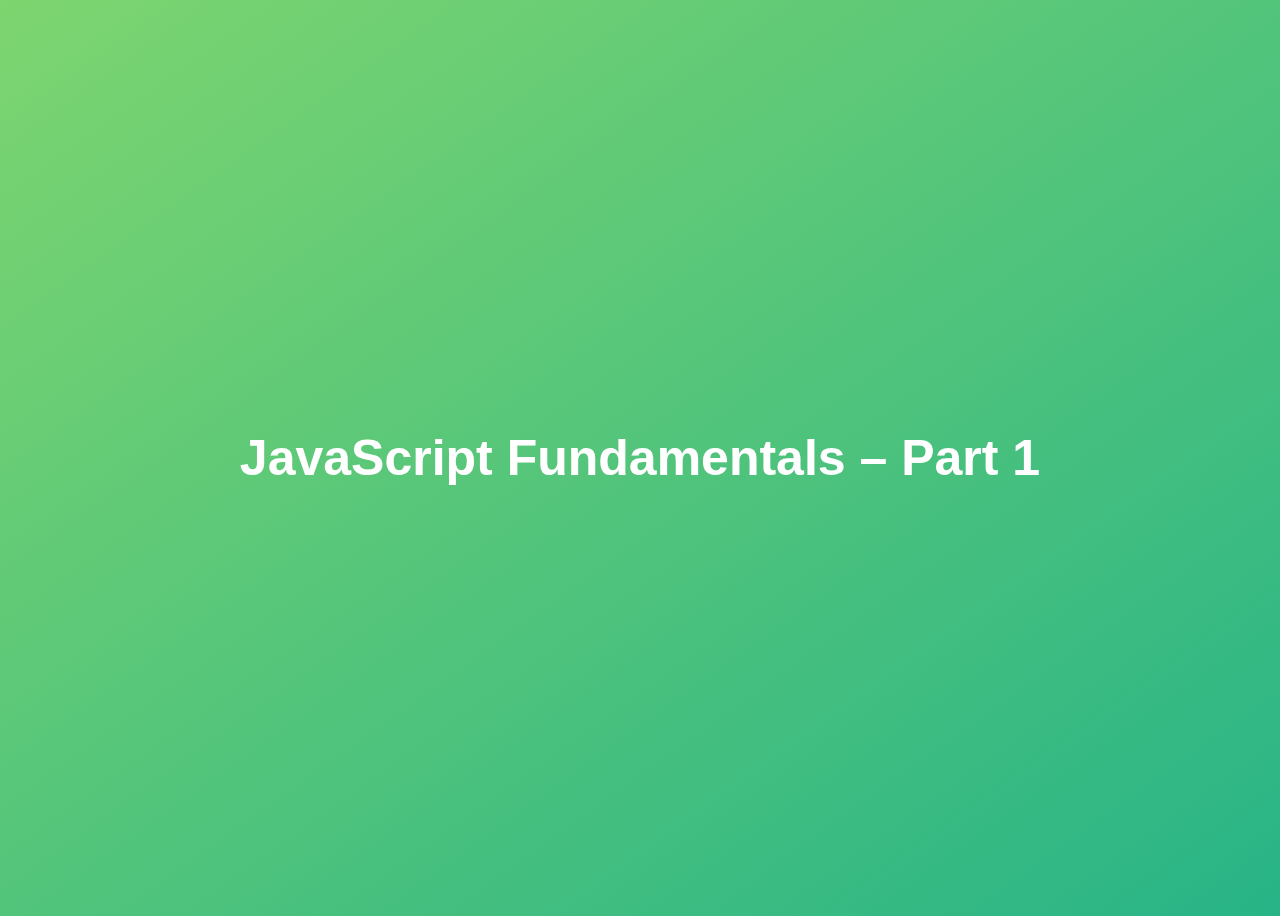
<file: 01-Fundamentals-Part-1/starter/index.html>
<!DOCTYPE html>
<html lang="en">

<head>
  <meta charset="UTF-8" />
  <meta name="viewport" content="width=device-width, initial-scale=1.0" />
  <meta http-equiv="X-UA-Compatible" content="ie=edge" />
  <title>JavaScript Fundamentals – Part 1</title>
  <style>
    body {
      height: 100vh;
      display: flex;
      align-items: center;
      background: linear-gradient(to top left, #28b487, #7dd56f);
    }

    h1 {
      font-family: sans-serif;
      font-size: 50px;
      line-height: 1.3;
      width: 100%;
      padding: 30px;
      text-align: center;
      color: white;
    }
  </style>

</head>

<body>
  <h1>JavaScript Fundamentals – Part 1</h1>

  <script src="script.js"></script>
  </script>
  <script src="assignments.js"></script>
  </script>

</body>

</html>
</file>
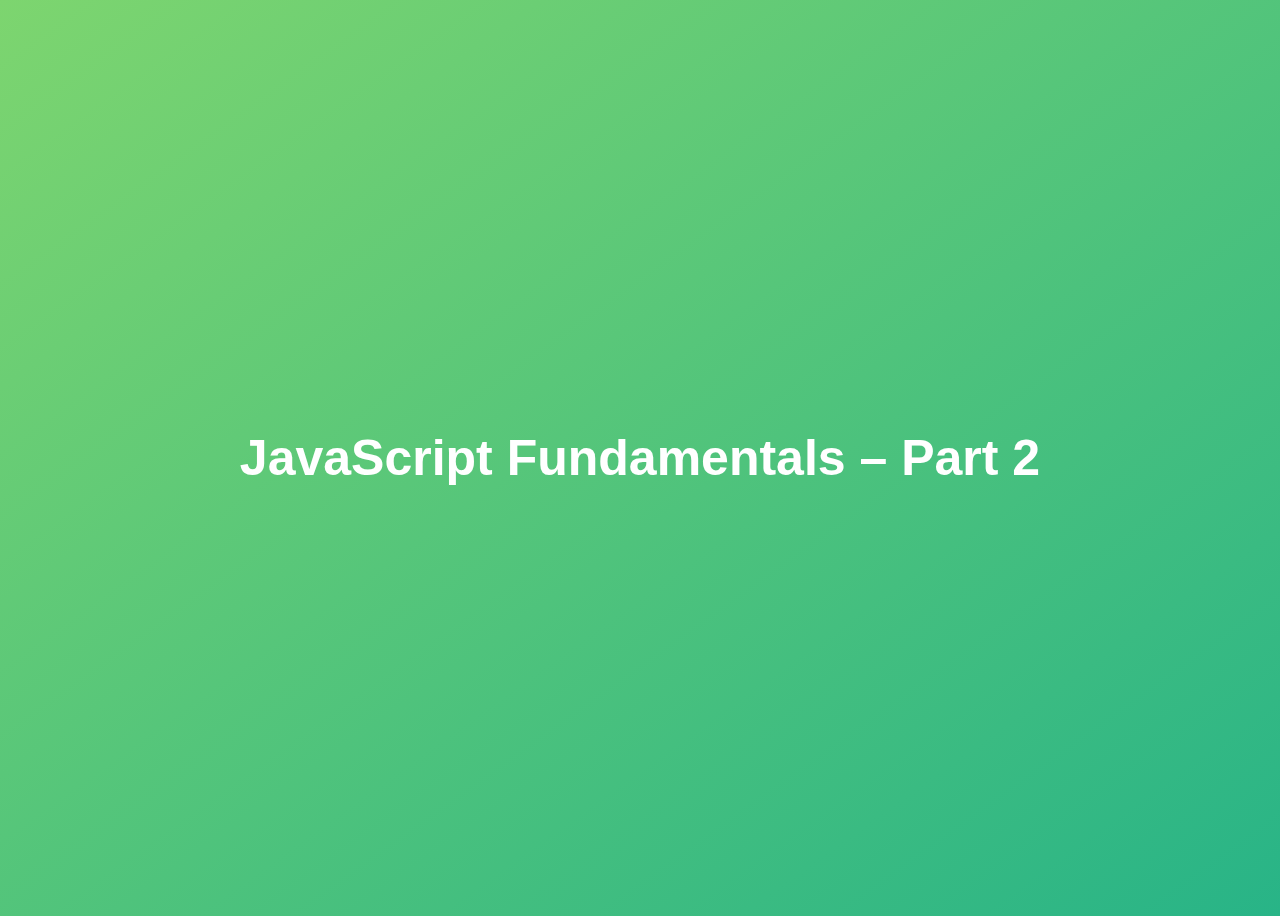
<file: 02-Fundamentals-Part-2/starter/index.html>
<!DOCTYPE html>
<html lang="en">

<head>
  <meta charset="UTF-8" />
  <meta name="viewport" content="width=device-width, initial-scale=1.0" />
  <meta http-equiv="X-UA-Compatible" content="ie=edge" />
  <title>JavaScript Fundamentals – Part 2</title>
  <style>
    body {
      height: 100vh;
      display: flex;
      align-items: center;
      background: linear-gradient(to top left, #28b487, #7dd56f);
    }

    h1 {
      font-family: sans-serif;
      font-size: 50px;
      line-height: 1.3;
      width: 100%;
      padding: 30px;
      text-align: center;
      color: white;
    }
  </style>
</head>

<body>
  <h1>JavaScript Fundamentals – Part 2</h1>
  <script src="script.js"></script>
  <script src="assignments.js"></script>
  </script>
</body>

</html>
</file>
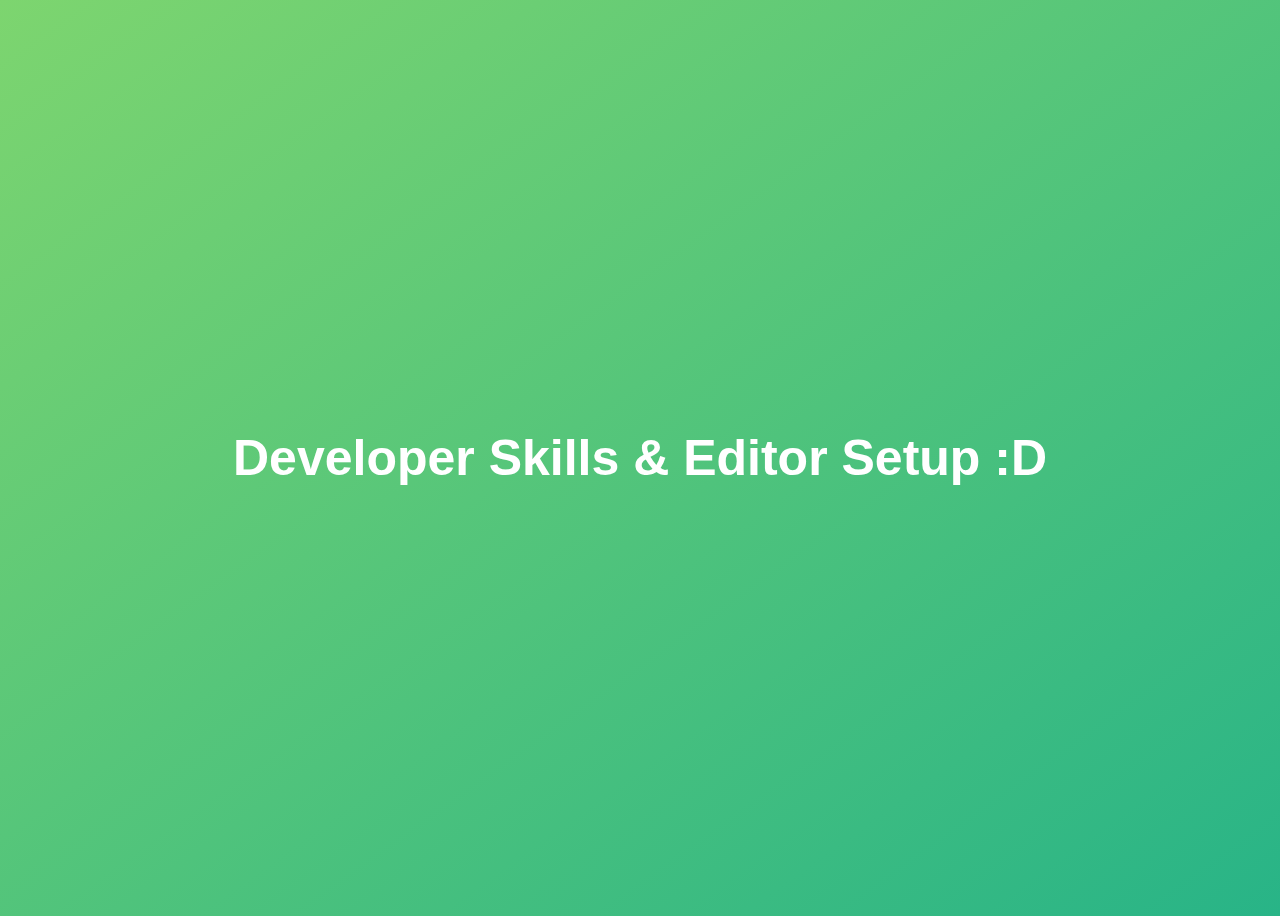
<file: 03-Developer-Skills/starter/index.html>
<!DOCTYPE html>
<html lang="en">
  <head>
    <meta charset="UTF-8" />
    <meta name="viewport" content="width=device-width, initial-scale=1.0" />
    <meta http-equiv="X-UA-Compatible" content="ie=edge" />
    <title>Developer Skills & Editor Setup</title>
    <style>
      body {
        height: 100vh;
        display: flex;
        align-items: center;
        background: linear-gradient(to top left, #28b487, #7dd56f);
      }
      h1 {
        font-family: sans-serif;
        font-size: 50px;
        line-height: 1.3;
        width: 100%;
        padding: 30px;
        text-align: center;
        color: white;
      }
    </style>
  </head>
  <body>
    <h1>Developer Skills & Editor Setup :D</h1>
    <script src="script.js"></script>
  </body>
</html>
</file>
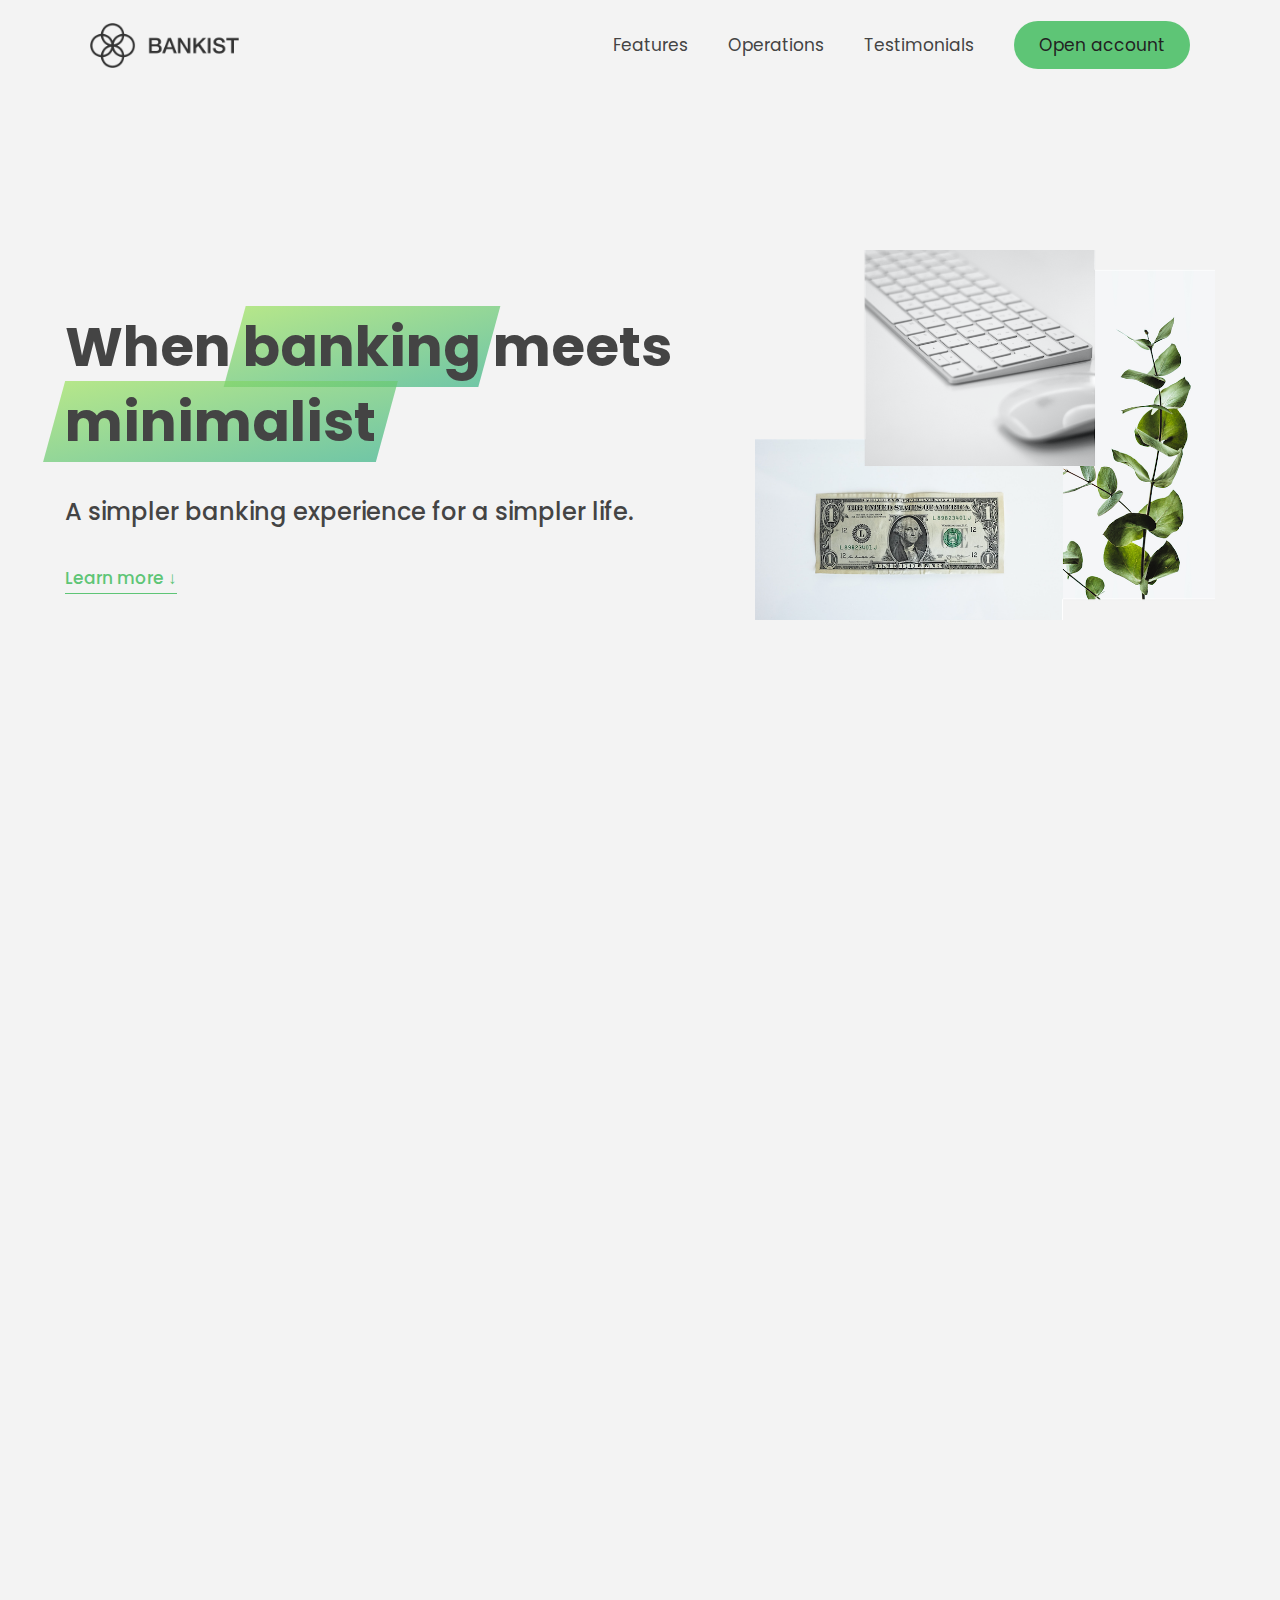
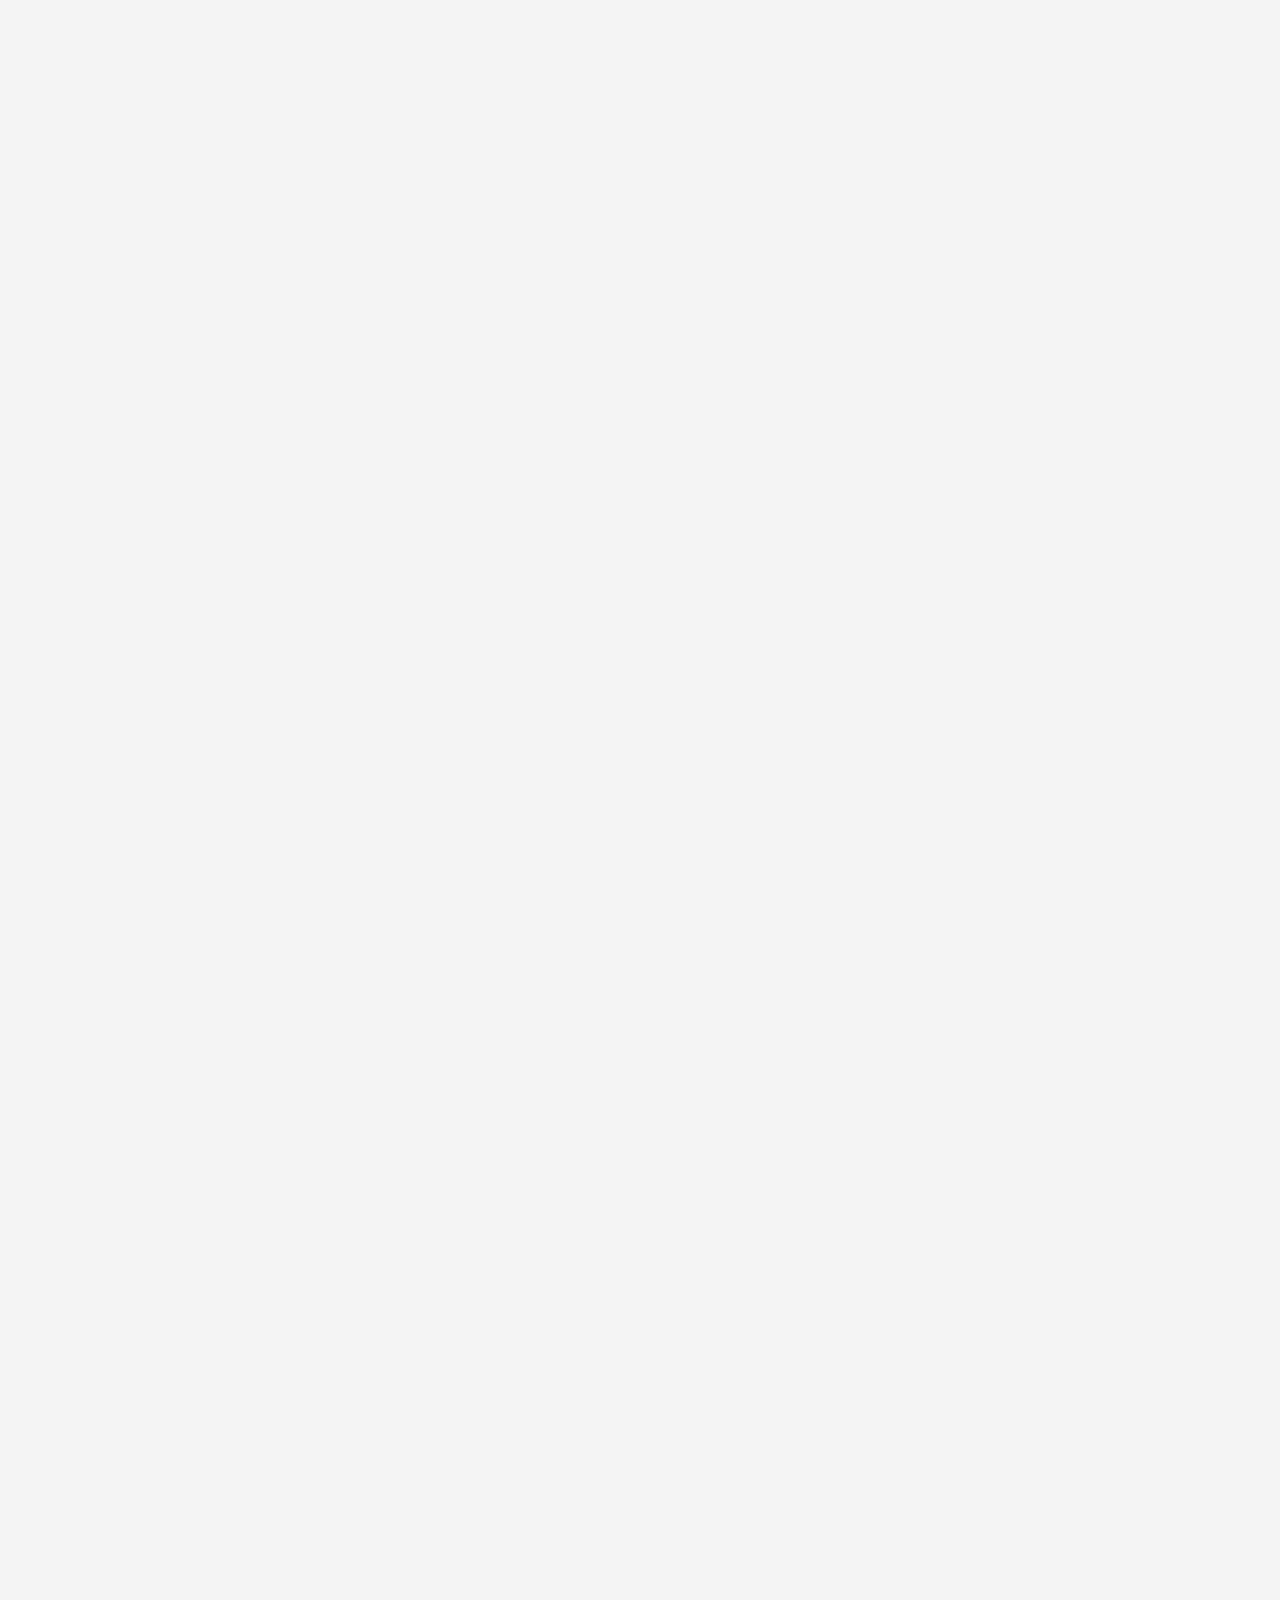
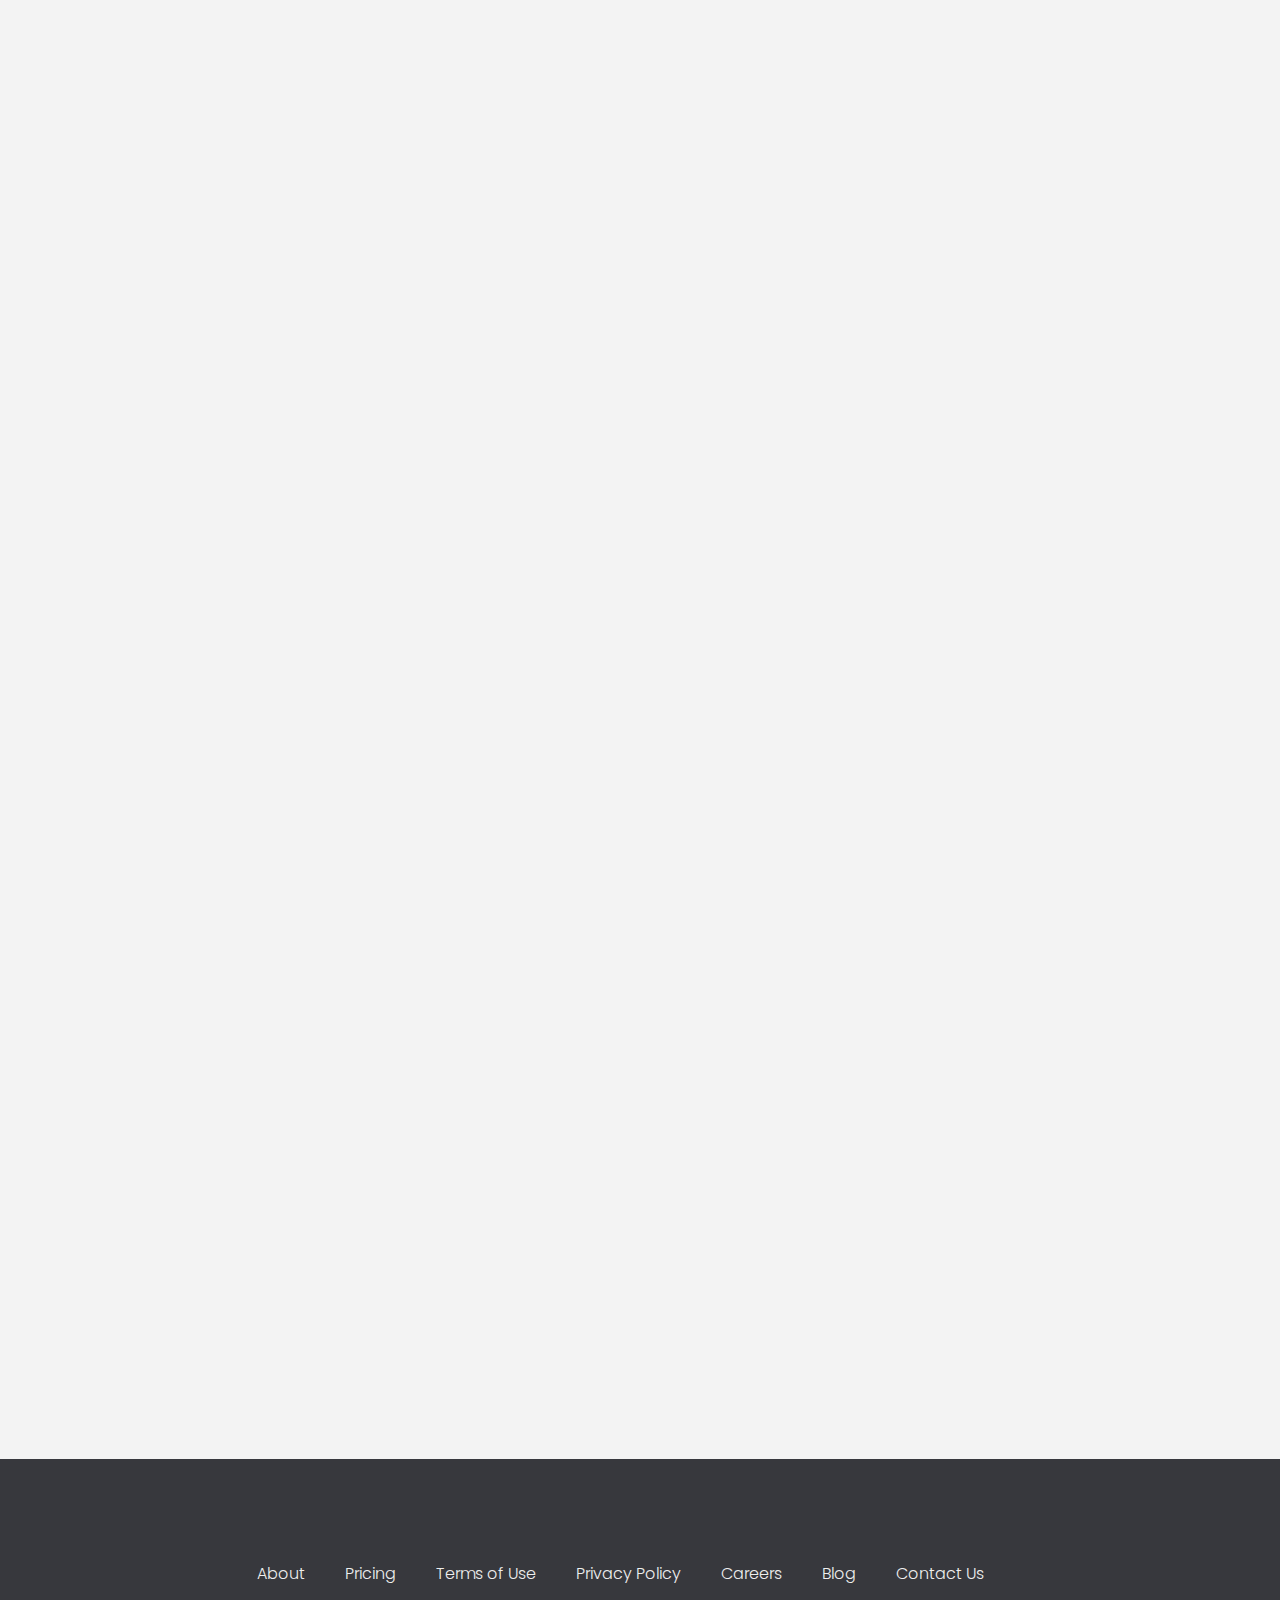
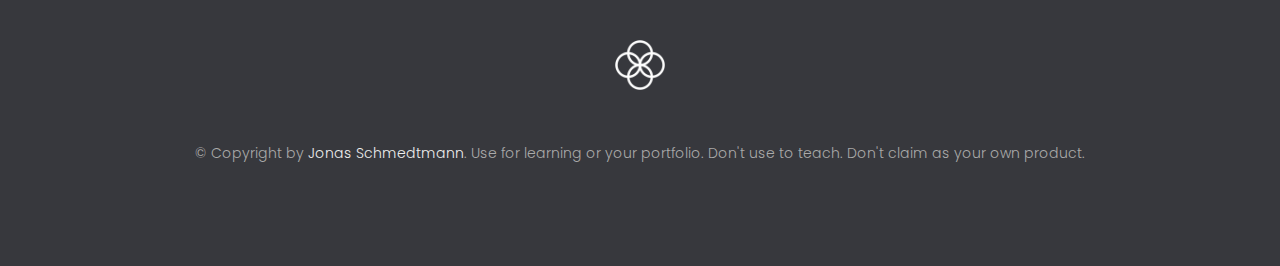
<file: 13-Advanced-DOM-Bankist/starter/index.html>
<!DOCTYPE html>
<html lang="en">
  <head>
    <meta charset="UTF-8" />
    <meta name="viewport" content="width=device-width, initial-scale=1.0" />
    <meta http-equiv="X-UA-Compatible" content="ie=edge" />
    <link rel="shortcut icon" type="image/png" href="img/icon.png" />

    <link
      href="https://fonts.googleapis.com/css?family=Poppins:300,400,500,600&display=swap"
      rel="stylesheet"
    />
    <link rel="stylesheet" href="style.css" />
    <title>Bankist | When Banking meets Minimalist</title>

    <script defer src="script.js"></script>
  </head>
  <body>
    <header class="header">
      <nav class="nav">
        <img
          src="img/logo.png"
          alt="Bankist logo"
          class="nav__logo"
          id="logo"
          designer="Jonas"
          data-version-number="3.0"
        />
        <ul class="nav__links">
          <li class="nav__item">
            <a class="nav__link" href="#section--1">Features</a>
          </li>
          <li class="nav__item">
            <a class="nav__link" href="#section--2">Operations</a>
          </li>
          <li class="nav__item">
            <a class="nav__link" href="#section--3">Testimonials</a>
          </li>
          <li class="nav__item">
            <a class="nav__link nav__link--btn btn--show-modal" href="#"
              >Open account</a
            >
          </li>
        </ul>
      </nav>

      <div class="header__title">
        <h1>
          When
          <!-- Green highlight effect -->
          <span class="highlight">banking</span>
          meets<br />
          <span class="highlight">minimalist</span>
        </h1>
        <h4>A simpler banking experience for a simpler life.</h4>
        <button class="btn--text btn--scroll-to">Learn more &DownArrow;</button>
        <img
          src="img/hero.png"
          class="header__img"
          alt="Minimalist bank items"
        />
      </div>
    </header>

    <section class="section" id="section--1">
      <div class="section__title">
        <h2 class="section__description">Features</h2>
        <h3 class="section__header">
          Everything you need in a modern bank and more.
        </h3>
      </div>

      <div class="features">
        <img
          src="img/digital-lazy.jpg"
          data-src="img/digital.jpg"
          alt="Computer"
          class="features__img lazy-img"
        />
        <div class="features__feature">
          <div class="features__icon">
            <svg>
              <use xlink:href="img/icons.svg#icon-monitor"></use>
            </svg>
          </div>
          <h5 class="features__header">100% digital bank</h5>
          <p>
            Lorem ipsum dolor sit amet consectetur adipisicing elit. Unde alias
            sint quos? Accusantium a fugiat porro reiciendis saepe quibusdam
            debitis ducimus.
          </p>
        </div>

        <div class="features__feature">
          <div class="features__icon">
            <svg>
              <use xlink:href="img/icons.svg#icon-trending-up"></use>
            </svg>
          </div>
          <h5 class="features__header">Watch your money grow</h5>
          <p>
            Nesciunt quos autem dolorum voluptates cum dolores dicta fuga
            inventore ab? Nulla incidunt eius numquam sequi iste pariatur
            quibusdam!
          </p>
        </div>
        <img
          src="img/grow-lazy.jpg"
          data-src="img/grow.jpg"
          alt="Plant"
          class="features__img lazy-img"
        />

        <img
          src="img/card-lazy.jpg"
          data-src="img/card.jpg"
          alt="Credit card"
          class="features__img lazy-img"
        />
        <div class="features__feature">
          <div class="features__icon">
            <svg>
              <use xlink:href="img/icons.svg#icon-credit-card"></use>
            </svg>
          </div>
          <h5 class="features__header">Free debit card included</h5>
          <p>
            Quasi, fugit in cumque cupiditate reprehenderit debitis animi enim
            eveniet consequatur odit quam quos possimus assumenda dicta fuga
            inventore ab.
          </p>
        </div>
      </div>
    </section>

    <section class="section" id="section--2">
      <div class="section__title">
        <h2 class="section__description">Operations</h2>
        <h3 class="section__header">
          Everything as simple as possible, but no simpler.
        </h3>
      </div>

      <div class="operations">
        <div class="operations__tab-container">
          <button
            class="btn operations__tab operations__tab--1 operations__tab--active"
            data-tab="1"
          >
            <span>01</span>Instant Transfers
          </button>
          <button class="btn operations__tab operations__tab--2" data-tab="2">
            <span>02</span>Instant Loans
          </button>
          <button class="btn operations__tab operations__tab--3" data-tab="3">
            <span>03</span>Instant Closing
          </button>
        </div>
        <div
          class="operations__content operations__content--1 operations__content--active"
        >
          <div class="operations__icon operations__icon--1">
            <svg>
              <use xlink:href="img/icons.svg#icon-upload"></use>
            </svg>
          </div>
          <h5 class="operations__header">
            Tranfser money to anyone, instantly! No fees, no BS.
          </h5>
          <p>
            Lorem ipsum dolor sit amet, consectetur adipisicing elit, sed do
            eiusmod tempor incididunt ut labore et dolore magna aliqua. Ut enim
            ad minim veniam, quis nostrud exercitation ullamco laboris nisi ut
            aliquip ex ea commodo consequat.
          </p>
        </div>

        <div class="operations__content operations__content--2">
          <div class="operations__icon operations__icon--2">
            <svg>
              <use xlink:href="img/icons.svg#icon-home"></use>
            </svg>
          </div>
          <h5 class="operations__header">
            Buy a home or make your dreams come true, with instant loans.
          </h5>
          <p>
            Duis aute irure dolor in reprehenderit in voluptate velit esse
            cillum dolore eu fugiat nulla pariatur. Excepteur sint occaecat
            cupidatat non proident, sunt in culpa qui officia deserunt mollit
            anim id est laborum.
          </p>
        </div>
        <div class="operations__content operations__content--3">
          <div class="operations__icon operations__icon--3">
            <svg>
              <use xlink:href="img/icons.svg#icon-user-x"></use>
            </svg>
          </div>
          <h5 class="operations__header">
            No longer need your account? No problem! Close it instantly.
          </h5>
          <p>
            Excepteur sint occaecat cupidatat non proident, sunt in culpa qui
            officia deserunt mollit anim id est laborum. Ut enim ad minim
            veniam, quis nostrud exercitation ullamco laboris nisi ut aliquip ex
            ea commodo consequat.
          </p>
        </div>
      </div>
    </section>

    <section class="section" id="section--3">
      <div class="section__title section__title--testimonials">
        <h2 class="section__description">Not sure yet?</h2>
        <h3 class="section__header">
          Millions of Bankists are already making their lifes simpler.
        </h3>
      </div>

      <div class="slider">
        <div class="slide slide--1">
          <div class="testimonial">
            <h5 class="testimonial__header">Best financial decision ever!</h5>
            <blockquote class="testimonial__text">
              Lorem ipsum dolor sit, amet consectetur adipisicing elit.
              Accusantium quas quisquam non? Quas voluptate nulla minima
              deleniti optio ullam nesciunt, numquam corporis et asperiores
              laboriosam sunt, praesentium suscipit blanditiis. Necessitatibus
              id alias reiciendis, perferendis facere pariatur dolore veniam
              autem esse non voluptatem saepe provident nihil molestiae.
            </blockquote>
            <address class="testimonial__author">
              <img src="img/user-1.jpg" alt="" class="testimonial__photo" />
              <h6 class="testimonial__name">Aarav Lynn</h6>
              <p class="testimonial__location">San Francisco, USA</p>
            </address>
          </div>
        </div>

        <div class="slide slide--2">
          <div class="testimonial">
            <h5 class="testimonial__header">
              The last step to becoming a complete minimalist
            </h5>
            <blockquote class="testimonial__text">
              Quisquam itaque deserunt ullam, quia ea repellendus provident,
              ducimus neque ipsam modi voluptatibus doloremque, corrupti
              laborum. Incidunt numquam perferendis veritatis neque repellendus.
              Lorem, ipsum dolor sit amet consectetur adipisicing elit. Illo
              deserunt exercitationem deleniti.
            </blockquote>
            <address class="testimonial__author">
              <img src="img/user-2.jpg" alt="" class="testimonial__photo" />
              <h6 class="testimonial__name">Miyah Miles</h6>
              <p class="testimonial__location">London, UK</p>
            </address>
          </div>
        </div>

        <div class="slide slide--3">
          <div class="testimonial">
            <h5 class="testimonial__header">
              Finally free from old-school banks
            </h5>
            <blockquote class="testimonial__text">
              Debitis, nihil sit minus suscipit magni aperiam vel tenetur
              incidunt commodi architecto numquam omnis nulla autem,
              necessitatibus blanditiis modi similique quidem. Odio aliquam
              culpa dicta beatae quod maiores ipsa minus consequatur error sunt,
              deleniti saepe aliquid quos inventore sequi. Necessitatibus id
              alias reiciendis, perferendis facere.
            </blockquote>
            <address class="testimonial__author">
              <img src="img/user-3.jpg" alt="" class="testimonial__photo" />
              <h6 class="testimonial__name">Francisco Gomes</h6>
              <p class="testimonial__location">Lisbon, Portugal</p>
            </address>
          </div>
        </div>

        <!-- <div class="slide"><img src="img/img-1.jpg" alt="Photo 1" /></div>
        <div class="slide"><img src="img/img-2.jpg" alt="Photo 2" /></div>
        <div class="slide"><img src="img/img-3.jpg" alt="Photo 3" /></div>
        <div class="slide"><img src="img/img-4.jpg" alt="Photo 4" /></div> -->
        <button class="slider__btn slider__btn--left">&larr;</button>
        <button class="slider__btn slider__btn--right">&rarr;</button>
        <div class="dots"></div>
      </div>
    </section>

    <section class="section section--sign-up">
      <div class="section__title">
        <h3 class="section__header">
          The best day to join Bankist was one year ago. The second best is
          today!
        </h3>
      </div>
      <button class="btn btn--show-modal">Open your free account today!</button>
    </section>

    <footer class="footer">
      <ul class="footer__nav">
        <li class="footer__item">
          <a class="footer__link" href="#">About</a>
        </li>
        <li class="footer__item">
          <a class="footer__link" href="#">Pricing</a>
        </li>
        <li class="footer__item">
          <a class="footer__link" href="#">Terms of Use</a>
        </li>
        <li class="footer__item">
          <a class="footer__link" href="#">Privacy Policy</a>
        </li>
        <li class="footer__item">
          <a class="footer__link" href="#">Careers</a>
        </li>
        <li class="footer__item">
          <a class="footer__link" href="#">Blog</a>
        </li>
        <li class="footer__item">
          <a class="footer__link" href="#">Contact Us</a>
        </li>
      </ul>
      <img src="img/icon.png" alt="Logo" class="footer__logo" />
      <p class="footer__copyright">
        &copy; Copyright by
        <a
          class="footer__link twitter-link"
          target="_blank"
          href="https://twitter.com/jonasschmedtman"
          >Jonas Schmedtmann</a
        >. Use for learning or your portfolio. Don't use to teach. Don't claim
        as your own product.
      </p>
    </footer>

    <div class="modal hidden">
      <button class="btn--close-modal">&times;</button>
      <h2 class="modal__header">
        Open your bank account <br />
        in just <span class="highlight">5 minutes</span>
      </h2>
      <form class="modal__form">
        <label>First Name</label>
        <input type="text" />
        <label>Last Name</label>
        <input type="text" />
        <label>Email Address</label>
        <input type="email" />
        <button class="btn">Next step &rarr;</button>
      </form>
    </div>
    <div class="overlay hidden"></div>

    <!-- <script src="script.js"></script> -->
  </body>
</html>
</file>
<file: 13-Advanced-DOM-Bankist/starter/style.css>
/* The page is NOT responsive. You can implement responsiveness yourself if you wanna have some fun 😃 */

:root {
  --color-primary: #5ec576;
  --color-secondary: #ffcb03;
  --color-tertiary: #ff585f;
  --color-primary-darker: #4bbb7d;
  --color-secondary-darker: #ffbb00;
  --color-tertiary-darker: #fd424b;
  --color-primary-opacity: #5ec5763a;
  --color-secondary-opacity: #ffcd0331;
  --color-tertiary-opacity: #ff58602d;
  --gradient-primary: linear-gradient(to top left, #39b385, #9be15d);
  --gradient-secondary: linear-gradient(to top left, #ffb003, #ffcb03);
}

* {
  margin: 0;
  padding: 0;
  box-sizing: inherit;
}

html {
  font-size: 62.5%;
  box-sizing: border-box;
}

body {
  font-family: 'Poppins', sans-serif;
  font-weight: 300;
  color: #444;
  line-height: 1.9;
  background-color: #f3f3f3;
}

/* GENERAL ELEMENTS */
.section {
  padding: 15rem 3rem;
  border-top: 1px solid #ddd;

  transition: transform 1s, opacity 1s;
}

.section--hidden {
  opacity: 0;
  transform: translateY(8rem);
}

.section__title {
  max-width: 80rem;
  margin: 0 auto 8rem auto;
}

.section__description {
  font-size: 1.8rem;
  font-weight: 600;
  text-transform: uppercase;
  color: var(--color-primary);
  margin-bottom: 1rem;
}

.section__header {
  font-size: 4rem;
  line-height: 1.3;
  font-weight: 500;
}

.btn {
  display: inline-block;
  background-color: var(--color-primary);
  font-size: 1.6rem;
  font-family: inherit;
  font-weight: 500;
  border: none;
  padding: 1.25rem 4.5rem;
  border-radius: 10rem;
  cursor: pointer;
  transition: all 0.3s;
}

.btn:hover {
  background-color: var(--color-primary-darker);
}

.btn--text {
  display: inline-block;
  background: none;
  font-size: 1.7rem;
  font-family: inherit;
  font-weight: 500;
  color: var(--color-primary);
  border: none;
  border-bottom: 1px solid currentColor;
  padding-bottom: 2px;
  cursor: pointer;
  transition: all 0.3s;
}

p {
  color: #666;
}

/* This is BAD for accessibility! Don't do in the real world! */
button:focus {
  outline: none;
}

img {
  transition: filter 0.5s;
}

.lazy-img {
  filter: blur(20px);
}

/* NAVIGATION */
.nav {
  display: flex;
  justify-content: space-between;
  align-items: center;
  height: 9rem;
  width: 100%;
  padding: 0 6rem;
  z-index: 100;
}

/* nav and stickly class at the same time */
.nav.sticky {
  position: fixed;
  background-color: rgba(255, 255, 255, 0.95);
}

.nav__logo {
  height: 4.5rem;
  transition: all 0.3s;
}

.nav__links {
  display: flex;
  align-items: center;
  list-style: none;
}

.nav__item {
  margin-left: 4rem;
}

.nav__link:link,
.nav__link:visited {
  font-size: 1.7rem;
  font-weight: 400;
  color: inherit;
  text-decoration: none;
  display: block;
  transition: all 0.3s;
}

.nav__link--btn:link,
.nav__link--btn:visited {
  padding: 0.8rem 2.5rem;
  border-radius: 3rem;
  background-color: var(--color-primary);
  color: #222;
}

.nav__link--btn:hover,
.nav__link--btn:active {
  color: inherit;
  background-color: var(--color-primary-darker);
  color: #333;
}

/* HEADER */
.header {
  padding: 0 3rem;
  height: 100vh;
  display: flex;
  flex-direction: column;
  align-items: center;
}

.header__title {
  flex: 1;

  max-width: 115rem;
  display: grid;
  grid-template-columns: 3fr 2fr;
  row-gap: 3rem;
  align-content: center;
  justify-content: center;

  align-items: start;
  justify-items: start;
}

h1 {
  font-size: 5.5rem;
  line-height: 1.35;
}

h4 {
  font-size: 2.4rem;
  font-weight: 500;
}

.header__img {
  width: 100%;
  grid-column: 2 / 3;
  grid-row: 1 / span 4;
  transform: translateY(-6rem);
}

.highlight {
  position: relative;
}

.highlight::after {
  display: block;
  content: '';
  position: absolute;
  bottom: 0;
  left: 0;
  height: 100%;
  width: 100%;
  z-index: -1;
  opacity: 0.7;
  transform: scale(1.07, 1.05) skewX(-15deg);
  background-image: var(--gradient-primary);
}

/* FEATURES */
.features {
  display: grid;
  grid-template-columns: 1fr 1fr;
  gap: 4rem;
  margin: 0 12rem;
}

.features__img {
  width: 100%;
}

.features__feature {
  align-self: center;
  justify-self: center;
  width: 70%;
  font-size: 1.5rem;
}

.features__icon {
  display: flex;
  align-items: center;
  justify-content: center;
  background-color: var(--color-primary-opacity);
  height: 5.5rem;
  width: 5.5rem;
  border-radius: 50%;
  margin-bottom: 2rem;
}

.features__icon svg {
  height: 2.5rem;
  width: 2.5rem;
  fill: var(--color-primary);
}

.features__header {
  font-size: 2rem;
  margin-bottom: 1rem;
}

/* OPERATIONS */
.operations {
  max-width: 100rem;
  margin: 12rem auto 0 auto;

  background-color: #fff;
}

.operations__tab-container {
  display: flex;
  justify-content: center;
}

.operations__tab {
  margin-right: 2.5rem;
  transform: translateY(-50%);
}

.operations__tab span {
  margin-right: 1rem;
  font-weight: 600;
  display: inline-block;
}

.operations__tab--1 {
  background-color: var(--color-secondary);
}

.operations__tab--1:hover {
  background-color: var(--color-secondary-darker);
}

.operations__tab--3 {
  background-color: var(--color-tertiary);
  margin: 0;
}

.operations__tab--3:hover {
  background-color: var(--color-tertiary-darker);
}

.operations__tab--active {
  transform: translateY(-66%);
}

.operations__content {
  display: none;

  /* JUST PRESENTATIONAL */
  font-size: 1.7rem;
  padding: 2.5rem 7rem 6.5rem 7rem;
}

.operations__content--active {
  display: grid;
  grid-template-columns: 7rem 1fr;
  column-gap: 3rem;
  row-gap: 0.5rem;
}

.operations__header {
  font-size: 2.25rem;
  font-weight: 500;
  align-self: center;
}

.operations__icon {
  display: flex;
  align-items: center;
  justify-content: center;
  height: 7rem;
  width: 7rem;
  border-radius: 50%;
}

.operations__icon svg {
  height: 2.75rem;
  width: 2.75rem;
}

.operations__content p {
  grid-column: 2;
}

.operations__icon--1 {
  background-color: var(--color-secondary-opacity);
}
.operations__icon--2 {
  background-color: var(--color-primary-opacity);
}
.operations__icon--3 {
  background-color: var(--color-tertiary-opacity);
}
.operations__icon--1 svg {
  fill: var(--color-secondary-darker);
}
.operations__icon--2 svg {
  fill: var(--color-primary);
}
.operations__icon--3 svg {
  fill: var(--color-tertiary);
}

/* SLIDER */
.slider {
  max-width: 100rem;
  height: 50rem;
  margin: 0 auto;
  position: relative;

  /* IN THE END */
  overflow: hidden;
}

.slide {
  position: absolute;
  top: 0;
  width: 100%;
  height: 50rem;

  display: flex;
  align-items: center;
  justify-content: center;

  /* THIS creates the animation! */
  transition: transform 1s;
}

.slide > img {
  /* Only for images that have different size than slide */
  width: 100%;
  height: 100%;
  object-fit: cover;
}

.slider__btn {
  position: absolute;
  top: 50%;
  z-index: 10;

  border: none;
  background: rgba(255, 255, 255, 0.7);
  font-family: inherit;
  color: #333;
  border-radius: 50%;
  height: 5.5rem;
  width: 5.5rem;
  font-size: 3.25rem;
  cursor: pointer;
}

.slider__btn--left {
  left: 6%;
  transform: translate(-50%, -50%);
}

.slider__btn--right {
  right: 6%;
  transform: translate(50%, -50%);
}

.dots {
  position: absolute;
  bottom: 5%;
  left: 50%;
  transform: translateX(-50%);
  display: flex;
}

.dots__dot {
  border: none;
  background-color: #b9b9b9;
  opacity: 0.7;
  height: 1rem;
  width: 1rem;
  border-radius: 50%;
  margin-right: 1.75rem;
  cursor: pointer;
  transition: all 0.5s;

  /* Only necessary when overlying images */
  /* box-shadow: 0 0.6rem 1.5rem rgba(0, 0, 0, 0.7); */
}

.dots__dot:last-child {
  margin: 0;
}

.dots__dot--active {
  /* background-color: #fff; */
  background-color: #888;
  opacity: 1;
}

/* TESTIMONIALS */
.testimonial {
  width: 65%;
  position: relative;
}

.testimonial::before {
  content: '\201C';
  position: absolute;
  top: -5.7rem;
  left: -6.8rem;
  line-height: 1;
  font-size: 20rem;
  font-family: inherit;
  color: var(--color-primary);
  z-index: -1;
}

.testimonial__header {
  font-size: 2.25rem;
  font-weight: 500;
  margin-bottom: 1.5rem;
}

.testimonial__text {
  font-size: 1.7rem;
  margin-bottom: 3.5rem;
  color: #666;
}

.testimonial__author {
  margin-left: 3rem;
  font-style: normal;

  display: grid;
  grid-template-columns: 6.5rem 1fr;
  column-gap: 2rem;
}

.testimonial__photo {
  grid-row: 1 / span 2;
  width: 6.5rem;
  border-radius: 50%;
}

.testimonial__name {
  font-size: 1.7rem;
  font-weight: 500;
  align-self: end;
  margin: 0;
}

.testimonial__location {
  font-size: 1.5rem;
}

.section__title--testimonials {
  margin-bottom: 4rem;
}

/* SIGNUP */
.section--sign-up {
  background-color: #37383d;
  border-top: none;
  border-bottom: 1px solid #444;
  text-align: center;
  padding: 10rem 3rem;
}

.section--sign-up .section__header {
  color: #fff;
  text-align: center;
}

.section--sign-up .section__title {
  margin-bottom: 6rem;
}

.section--sign-up .btn {
  font-size: 1.9rem;
  padding: 2rem 5rem;
}

/* FOOTER */
.footer {
  padding: 10rem 3rem;
  background-color: #37383d;
}

.footer__nav {
  list-style: none;
  display: flex;
  justify-content: center;
  margin-bottom: 5rem;
}

.footer__item {
  margin-right: 4rem;
}

.footer__link {
  font-size: 1.6rem;
  color: #eee;
  text-decoration: none;
}

.footer__logo {
  height: 5rem;
  display: block;
  margin: 0 auto;
  margin-bottom: 5rem;
}

.footer__copyright {
  font-size: 1.4rem;
  color: #aaa;
  text-align: center;
}

.footer__copyright .footer__link {
  font-size: 1.4rem;
}

/* MODAL WINDOW */
.modal {
  position: fixed;
  top: 50%;
  left: 50%;
  transform: translate(-50%, -50%);
  max-width: 60rem;
  background-color: #f3f3f3;
  padding: 5rem 6rem;
  box-shadow: 0 4rem 6rem rgba(0, 0, 0, 0.3);
  z-index: 1000;
  transition: all 0.5s;
}

.overlay {
  position: fixed;
  top: 0;
  left: 0;
  width: 100%;
  height: 100%;
  background-color: rgba(0, 0, 0, 0.5);
  backdrop-filter: blur(4px);
  z-index: 100;
  transition: all 0.5s;
}

.modal__header {
  font-size: 3.25rem;
  margin-bottom: 4.5rem;
  line-height: 1.5;
}

.modal__form {
  margin: 0 3rem;
  display: grid;
  grid-template-columns: 1fr 2fr;
  align-items: center;
  gap: 2.5rem;
}

.modal__form label {
  font-size: 1.7rem;
  font-weight: 500;
}

.modal__form input {
  font-size: 1.7rem;
  padding: 1rem 1.5rem;
  border: 1px solid #ddd;
  border-radius: 0.5rem;
}

.modal__form button {
  grid-column: 1 / span 2;
  justify-self: center;
  margin-top: 1rem;
}

.btn--close-modal {
  font-family: inherit;
  color: inherit;
  position: absolute;
  top: 0.5rem;
  right: 2rem;
  font-size: 4rem;
  cursor: pointer;
  border: none;
  background: none;
}

.hidden {
  visibility: hidden;
  opacity: 0;
}

/* COOKIE MESSAGE */
.cookie-message {
  display: flex;
  align-items: center;
  justify-content: space-evenly;
  width: 100%;
  background-color: white;
  color: #bbb;
  font-size: 1.5rem;
  font-weight: 400;
}
</file>
